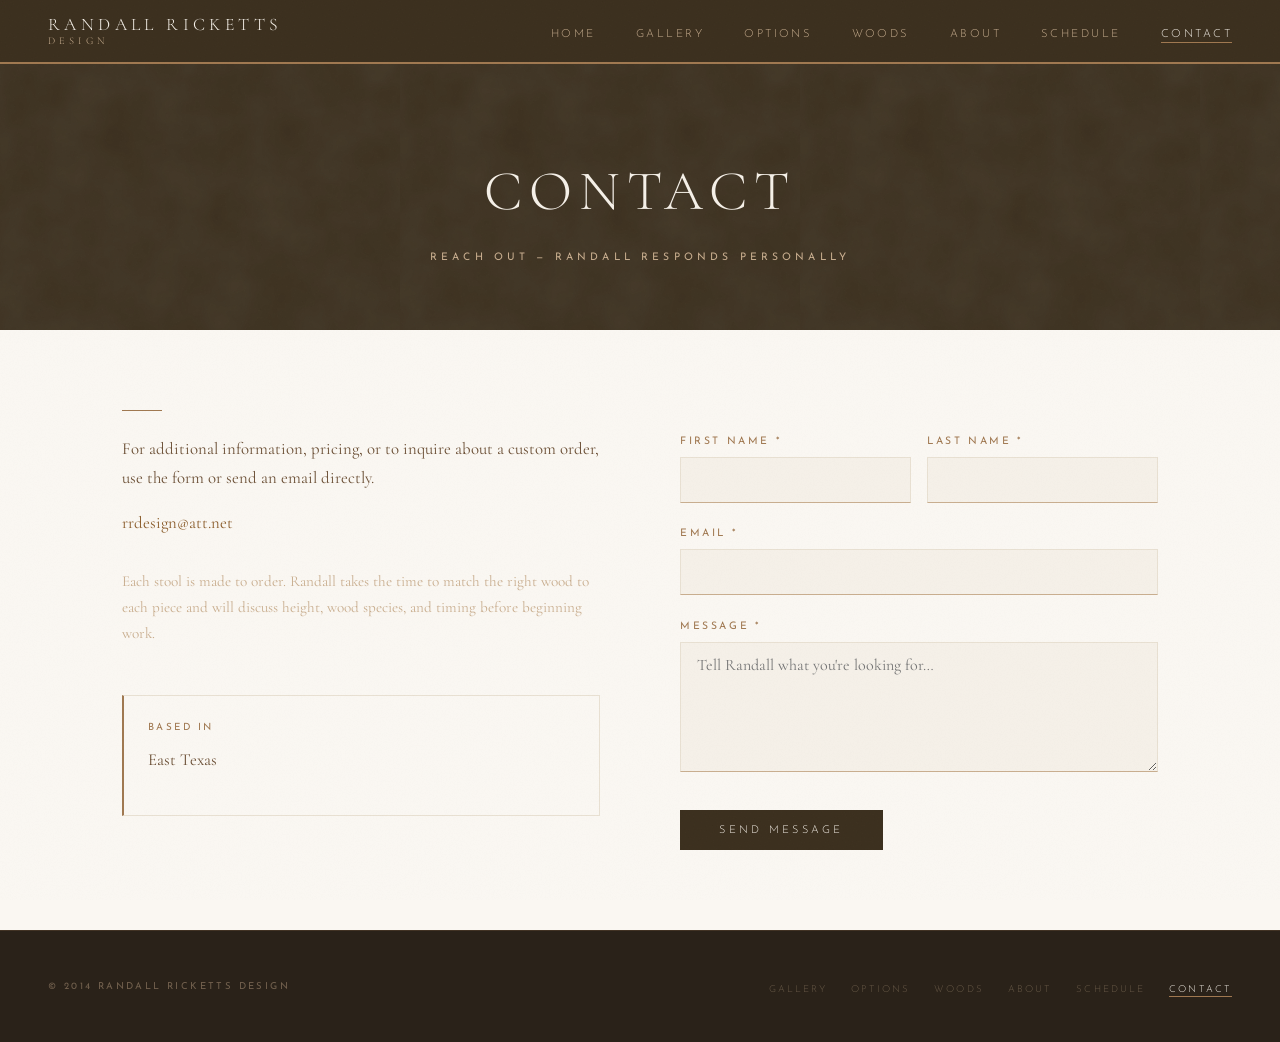
<file: contact.html>
<!DOCTYPE html>
<html lang="en">
<head>
  <meta charset="UTF-8" />
  <meta name="viewport" content="width=device-width, initial-scale=1.0" />
  <title>Contact — Randall Ricketts Design</title>
  <meta name="description" content="Get in touch with Randall Ricketts for custom stool orders, pricing, and availability." />
  <link rel="stylesheet" href="css/style.css" />
</head>
<body>

<header>
  <a href="index.html" class="site-logo">Randall Ricketts<span>Design</span></a>
  <button class="hamburger" aria-label="Menu"><span></span><span></span><span></span></button>
  <nav>
    <ul>
      <li><a href="index.html">Home</a></li>
      <li><a href="gallery.html">Gallery</a></li>
      <li><a href="options.html">Options</a></li>
      <li><a href="woods.html">Woods</a></li>
      <li><a href="about.html">About</a></li>
      <li><a href="schedule.html">Schedule</a></li>
      <li><a href="contact.html">Contact</a></li>
    </ul>
  </nav>
</header>

<main>
  <div class="page-hero">
    <h1>Contact</h1>
    <span class="sub">Reach out — Randall responds personally</span>
  </div>

  <section class="section">
    <div class="contact-layout">

      <div class="contact-info reveal">
        <div class="section-rule" style="margin-bottom:1.5rem;"></div>
        <p>
          For additional information, pricing, or to inquire about a custom order, use the form or send an email directly.
        </p>
        <p>
          <a href="mailto:rrdesign@att.net">rrdesign@att.net</a>
        </p>
        <p style="margin-top:2rem;font-size:0.95rem;color:var(--sand);">
          Each stool is made to order. Randall takes the time to match the right wood to each piece and will discuss height, wood species, and timing before beginning work.
        </p>
        <div style="margin-top:3rem;padding:1.5rem;border:1px solid var(--mist);border-left:2px solid var(--grain);">
          <p style="font-family:'Josefin Sans',sans-serif;font-size:0.62rem;letter-spacing:0.25em;text-transform:uppercase;color:var(--grain);margin-bottom:0.6rem;">Based in</p>
          <p style="color:var(--timber);">East Texas</p>
        </div>
      </div>

      <div class="reveal" data-delay="150">
        <div class="contact-form" id="contact-form-wrap">
          <form id="contact-form">
            <div class="form-name-row">
              <div>
                <label for="first-name">First Name *</label>
                <input type="text" id="first-name" name="first_name" required autocomplete="given-name" />
              </div>
              <div>
                <label for="last-name">Last Name *</label>
                <input type="text" id="last-name" name="last_name" required autocomplete="family-name" />
              </div>
            </div>
            <label for="email">Email *</label>
            <input type="email" id="email" name="email" required autocomplete="email" />
            <label for="comment">Message *</label>
            <textarea id="comment" name="comment" required placeholder="Tell Randall what you're looking for…"></textarea>
            <button type="submit" class="btn">Send Message</button>
          </form>
          <div id="form-success" class="form-success">
            Thank you — your message has been sent. Randall will be in touch soon.
          </div>
        </div>
      </div>

    </div>
  </section>
</main>

<footer>
  <p>© 2014 Randall Ricketts Design</p>
  <nav><ul>
    <li><a href="gallery.html">Gallery</a></li>
    <li><a href="options.html">Options</a></li>
    <li><a href="woods.html">Woods</a></li>
    <li><a href="about.html">About</a></li>
    <li><a href="schedule.html">Schedule</a></li>
    <li><a href="contact.html">Contact</a></li>
  </ul></nav>
</footer>

<script src="js/main.js"></script>
</body>
</html>
</file>
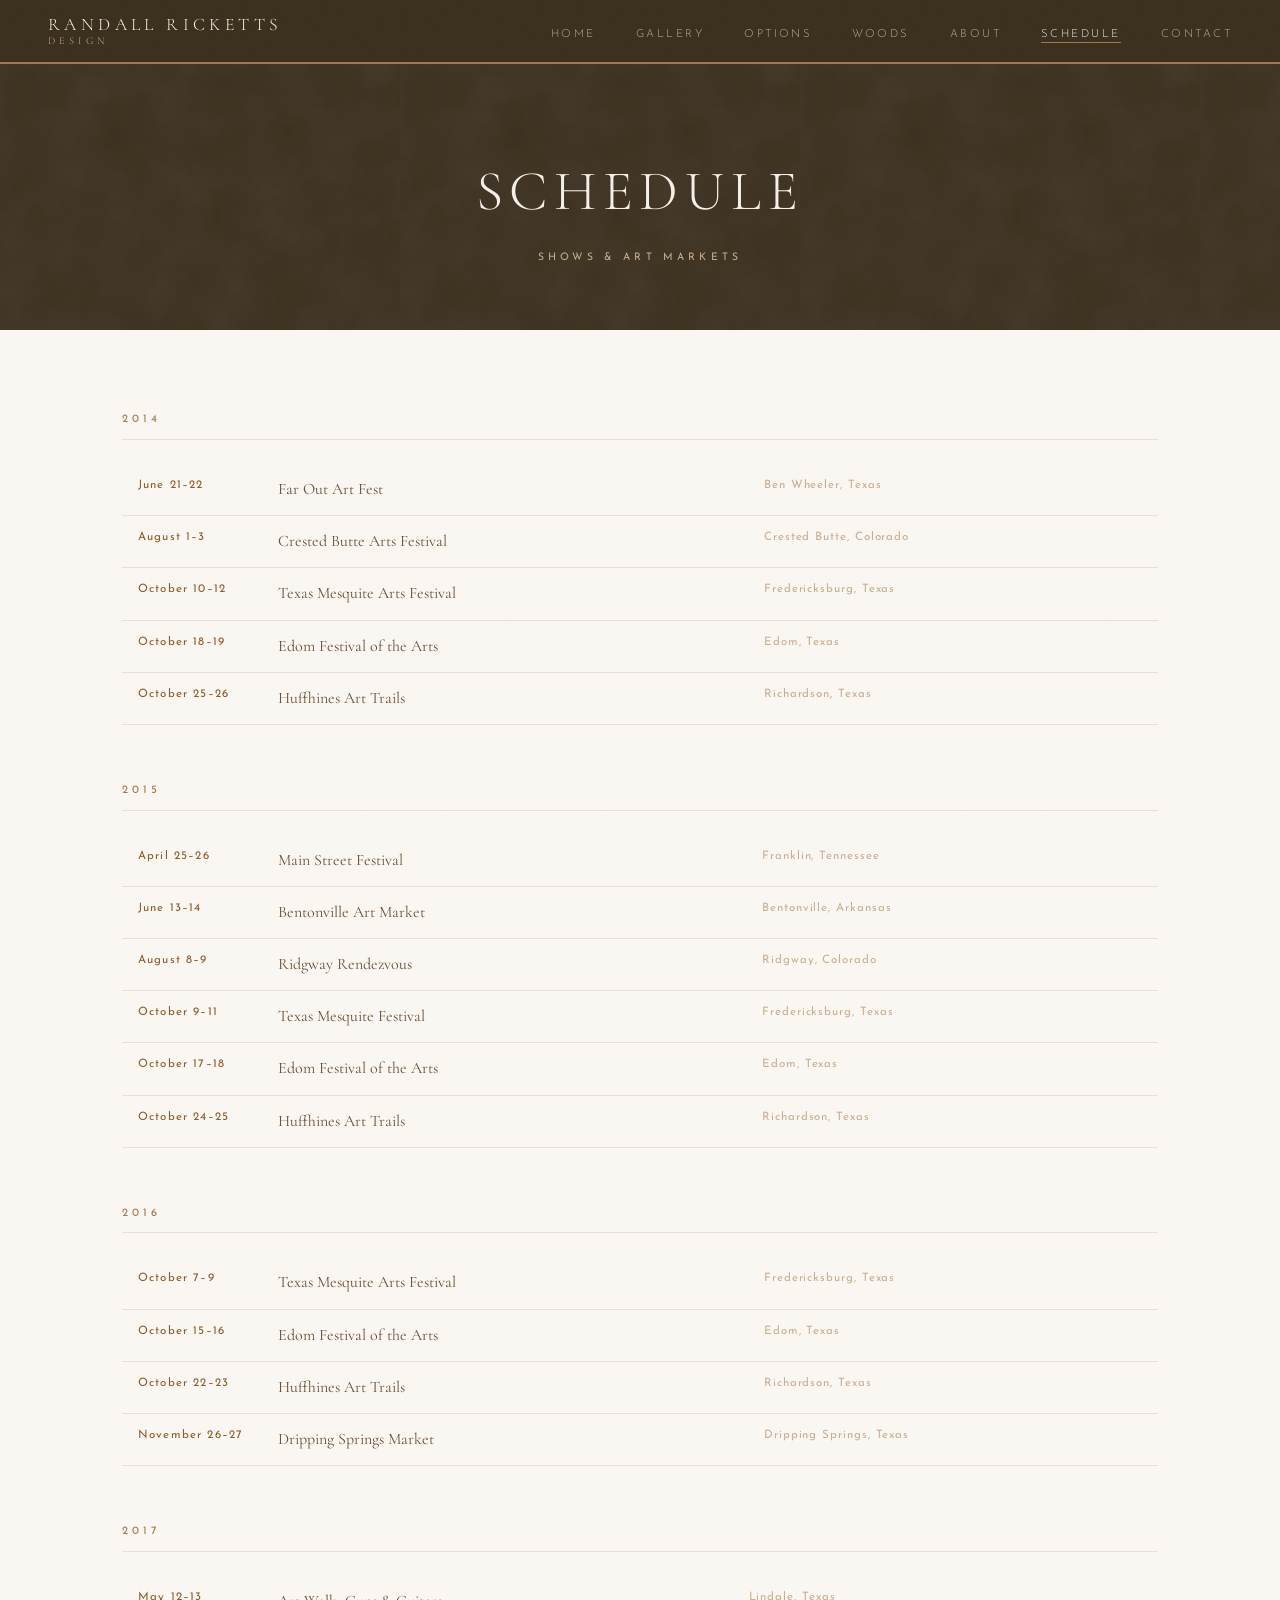
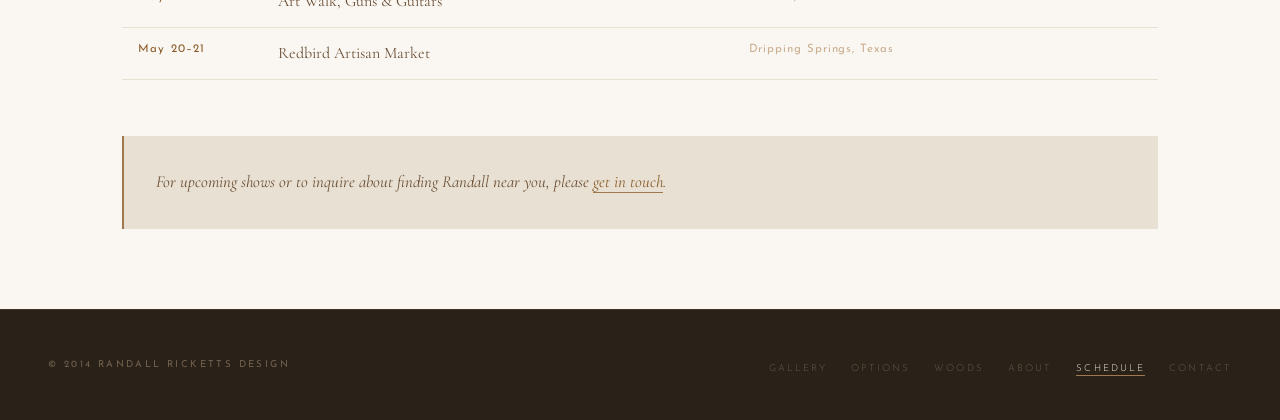
<file: schedule.html>
<!DOCTYPE html>
<html lang="en">
<head>
  <meta charset="UTF-8" />
  <meta name="viewport" content="width=device-width, initial-scale=1.0" />
  <title>Schedule — Randall Ricketts Design</title>
  <meta name="description" content="Show schedule for Randall Ricketts Design — find Randall at art festivals and markets across Texas and beyond." />
  <link rel="stylesheet" href="css/style.css" />
</head>
<body>

<header>
  <a href="index.html" class="site-logo">Randall Ricketts<span>Design</span></a>
  <button class="hamburger" aria-label="Menu"><span></span><span></span><span></span></button>
  <nav>
    <ul>
      <li><a href="index.html">Home</a></li>
      <li><a href="gallery.html">Gallery</a></li>
      <li><a href="options.html">Options</a></li>
      <li><a href="woods.html">Woods</a></li>
      <li><a href="about.html">About</a></li>
      <li><a href="schedule.html">Schedule</a></li>
      <li><a href="contact.html">Contact</a></li>
    </ul>
  </nav>
</header>

<main>
  <div class="page-hero">
    <h1>Schedule</h1>
    <span class="sub">Shows &amp; art markets</span>
  </div>

  <section class="section">

    <div class="schedule-year reveal">
      <div class="schedule-year-title">2014</div>
      <table class="schedule-table">
        <tbody>
          <tr>
            <td>June 21–22</td>
            <td>Far Out Art Fest</td>
            <td>Ben Wheeler, Texas</td>
          </tr>
          <tr>
            <td>August 1–3</td>
            <td>Crested Butte Arts Festival</td>
            <td>Crested Butte, Colorado</td>
          </tr>
          <tr>
            <td>October 10–12</td>
            <td>Texas Mesquite Arts Festival</td>
            <td>Fredericksburg, Texas</td>
          </tr>
          <tr>
            <td>October 18–19</td>
            <td>Edom Festival of the Arts</td>
            <td>Edom, Texas</td>
          </tr>
          <tr>
            <td>October 25–26</td>
            <td>Huffhines Art Trails</td>
            <td>Richardson, Texas</td>
          </tr>
        </tbody>
      </table>
    </div>

    <div class="schedule-year reveal">
      <div class="schedule-year-title">2015</div>
      <table class="schedule-table">
        <tbody>
          <tr>
            <td>April 25–26</td>
            <td>Main Street Festival</td>
            <td>Franklin, Tennessee</td>
          </tr>
          <tr>
            <td>June 13–14</td>
            <td>Bentonville Art Market</td>
            <td>Bentonville, Arkansas</td>
          </tr>
          <tr>
            <td>August 8–9</td>
            <td>Ridgway Rendezvous</td>
            <td>Ridgway, Colorado</td>
          </tr>
          <tr>
            <td>October 9–11</td>
            <td>Texas Mesquite Festival</td>
            <td>Fredericksburg, Texas</td>
          </tr>
          <tr>
            <td>October 17–18</td>
            <td>Edom Festival of the Arts</td>
            <td>Edom, Texas</td>
          </tr>
          <tr>
            <td>October 24–25</td>
            <td>Huffhines Art Trails</td>
            <td>Richardson, Texas</td>
          </tr>
        </tbody>
      </table>
    </div>

    <div class="schedule-year reveal">
      <div class="schedule-year-title">2016</div>
      <table class="schedule-table">
        <tbody>
          <tr>
            <td>October 7–9</td>
            <td>Texas Mesquite Arts Festival</td>
            <td>Fredericksburg, Texas</td>
          </tr>
          <tr>
            <td>October 15–16</td>
            <td>Edom Festival of the Arts</td>
            <td>Edom, Texas</td>
          </tr>
          <tr>
            <td>October 22–23</td>
            <td>Huffhines Art Trails</td>
            <td>Richardson, Texas</td>
          </tr>
          <tr>
            <td>November 26–27</td>
            <td>Dripping Springs Market</td>
            <td>Dripping Springs, Texas</td>
          </tr>
        </tbody>
      </table>
    </div>

    <div class="schedule-year reveal">
      <div class="schedule-year-title">2017</div>
      <table class="schedule-table">
        <tbody>
          <tr>
            <td>May 12–13</td>
            <td>Art Walk, Guns &amp; Guitars</td>
            <td>Lindale, Texas</td>
          </tr>
          <tr>
            <td>May 20–21</td>
            <td>Redbird Artisan Market</td>
            <td>Dripping Springs, Texas</td>
          </tr>
        </tbody>
      </table>
    </div>

    <div class="reveal" style="margin-top:3rem;padding:2rem;background:var(--mist);border-left:2px solid var(--grain);">
      <p style="font-style:italic;color:var(--timber);font-size:1.05rem;">For upcoming shows or to inquire about finding Randall near you, please <a href="contact.html" style="color:var(--accent);text-decoration:none;border-bottom:1px solid var(--grain);">get in touch</a>.</p>
    </div>

  </section>
</main>

<footer>
  <p>© 2014 Randall Ricketts Design</p>
  <nav><ul>
    <li><a href="gallery.html">Gallery</a></li>
    <li><a href="options.html">Options</a></li>
    <li><a href="woods.html">Woods</a></li>
    <li><a href="about.html">About</a></li>
    <li><a href="schedule.html">Schedule</a></li>
    <li><a href="contact.html">Contact</a></li>
  </ul></nav>
</footer>

<script src="js/main.js"></script>
</body>
</html>
</file>
<file: css/style.css>
@import url('https://fonts.googleapis.com/css2?family=Cormorant+Garamond:ital,wght@0,300;0,400;0,500;0,600;1,300;1,400&family=Josefin+Sans:wght@200;300;400&display=swap');

:root {
  --cream:    #f5f0e8;
  --warm-white: #faf7f2;
  --bark:     #3b2f1e;
  --timber:   #6b4f35;
  --grain:    #a07850;
  --sand:     #c9ae8f;
  --mist:     #e8e0d2;
  --charcoal: #2a2219;
  --accent:   #8b5c2a;
}

*, *::before, *::after { box-sizing: border-box; margin: 0; padding: 0; }

html { scroll-behavior: smooth; }

body {
  background-color: var(--warm-white);
  color: var(--bark);
  font-family: 'Cormorant Garamond', Georgia, serif;
  font-size: 18px;
  line-height: 1.7;
}

/* ── TEXTURE OVERLAY ── */
body::before {
  content: '';
  position: fixed;
  inset: 0;
  background-image: url("data:image/svg+xml,%3Csvg xmlns='http://www.w3.org/2000/svg' width='300' height='300'%3E%3Cfilter id='n'%3E%3CfeTurbulence type='fractalNoise' baseFrequency='0.75' numOctaves='4' stitchTiles='stitch'/%3E%3C/filter%3E%3Crect width='300' height='300' filter='url(%23n)' opacity='0.04'/%3E%3C/svg%3E");
  pointer-events: none;
  z-index: 9999;
  opacity: 0.5;
}

/* ── HEADER / NAV ── */
header {
  background-color: var(--bark);
  padding: 0 3rem;
  position: sticky;
  top: 0;
  z-index: 100;
  display: flex;
  align-items: center;
  justify-content: space-between;
  height: 64px;
  border-bottom: 2px solid var(--grain);
}

.site-logo {
  font-family: 'Cormorant Garamond', serif;
  font-size: 1.1rem;
  font-weight: 300;
  letter-spacing: 0.25em;
  text-transform: uppercase;
  color: var(--cream);
  text-decoration: none;
  line-height: 1.2;
}
.site-logo span {
  display: block;
  font-size: 0.65rem;
  letter-spacing: 0.4em;
  color: var(--sand);
}

nav ul {
  list-style: none;
  display: flex;
  gap: 2.5rem;
  align-items: center;
}
nav a {
  font-family: 'Josefin Sans', sans-serif;
  font-size: 0.7rem;
  font-weight: 300;
  letter-spacing: 0.22em;
  text-transform: uppercase;
  color: var(--sand);
  text-decoration: none;
  transition: color 0.2s;
  padding-bottom: 2px;
  border-bottom: 1px solid transparent;
}
nav a:hover, nav a.active {
  color: var(--cream);
  border-bottom-color: var(--grain);
}

/* Hamburger */
.hamburger {
  display: none;
  flex-direction: column;
  gap: 5px;
  background: none;
  border: none;
  cursor: pointer;
  padding: 4px;
}
.hamburger span {
  display: block;
  width: 24px;
  height: 1px;
  background: var(--sand);
  transition: all 0.3s;
}

/* ── HERO ── */
.hero {
  min-height: 88vh;
  display: flex;
  align-items: center;
  justify-content: center;
  position: relative;
  overflow: hidden;
  background-color: var(--cream);
  background-image:
    linear-gradient(160deg, rgba(59,47,30,0.06) 0%, transparent 60%),
    url("data:image/svg+xml,%3Csvg xmlns='http://www.w3.org/2000/svg' width='600' height='600'%3E%3Cfilter id='n'%3E%3CfeTurbulence type='fractalNoise' baseFrequency='0.015' numOctaves='6' stitchTiles='stitch'/%3E%3CfeColorMatrix type='saturate' values='0'/%3E%3C/filter%3E%3Crect width='600' height='600' filter='url(%23n)' opacity='0.08'/%3E%3C/svg%3E");
  text-align: center;
}

.hero::after {
  content: '';
  position: absolute;
  bottom: 0; left: 0; right: 0;
  height: 3px;
  background: linear-gradient(90deg, transparent, var(--grain), transparent);
}

.hero-content {
  max-width: 700px;
  padding: 3rem 2rem;
  animation: fadeUp 1.1s ease both;
}

.hero-rule {
  width: 60px;
  height: 1px;
  background: var(--grain);
  margin: 0 auto 2.2rem;
}

.hero h1 {
  font-size: clamp(2.8rem, 6vw, 5rem);
  font-weight: 300;
  line-height: 1.1;
  letter-spacing: 0.04em;
  color: var(--charcoal);
  margin-bottom: 1.4rem;
}
.hero h1 em {
  font-style: italic;
  color: var(--timber);
}

.hero p {
  font-size: 1.15rem;
  font-weight: 300;
  color: var(--timber);
  max-width: 480px;
  margin: 0 auto 2.5rem;
  letter-spacing: 0.01em;
}

.btn {
  display: inline-block;
  font-family: 'Josefin Sans', sans-serif;
  font-size: 0.68rem;
  font-weight: 300;
  letter-spacing: 0.3em;
  text-transform: uppercase;
  color: var(--cream);
  background: var(--bark);
  padding: 0.85rem 2.4rem;
  text-decoration: none;
  border: 1px solid var(--bark);
  transition: all 0.25s;
}
.btn:hover {
  background: transparent;
  color: var(--bark);
}

.btn-outline {
  background: transparent;
  color: var(--bark);
  border-color: var(--grain);
  margin-left: 1rem;
}
.btn-outline:hover {
  background: var(--bark);
  color: var(--cream);
}

/* ── PAGE SECTIONS ── */
.page-hero {
  background-color: var(--bark);
  padding: 5rem 2rem 4rem;
  text-align: center;
  position: relative;
  overflow: hidden;
}
.page-hero::before {
  content: '';
  position: absolute;
  inset: 0;
  background: url("data:image/svg+xml,%3Csvg xmlns='http://www.w3.org/2000/svg' width='400' height='400'%3E%3Cfilter id='n'%3E%3CfeTurbulence type='fractalNoise' baseFrequency='0.02' numOctaves='5'/%3E%3CfeColorMatrix type='saturate' values='0'/%3E%3C/filter%3E%3Crect width='400' height='400' filter='url(%23n)' opacity='0.07'/%3E%3C/svg%3E");
  pointer-events: none;
}
.page-hero h1 {
  font-size: clamp(2rem, 5vw, 3.5rem);
  font-weight: 300;
  color: var(--cream);
  letter-spacing: 0.12em;
  text-transform: uppercase;
  position: relative;
}
.page-hero .sub {
  font-family: 'Josefin Sans', sans-serif;
  font-size: 0.65rem;
  letter-spacing: 0.4em;
  color: var(--sand);
  text-transform: uppercase;
  display: block;
  margin-top: 0.6rem;
  position: relative;
}

.section {
  padding: 5rem 2rem;
  max-width: 1100px;
  margin: 0 auto;
}

.section-title {
  font-size: 1.6rem;
  font-weight: 400;
  letter-spacing: 0.08em;
  color: var(--charcoal);
  margin-bottom: 0.4rem;
}
.section-rule {
  width: 40px;
  height: 1px;
  background: var(--grain);
  margin-bottom: 2.5rem;
}

/* ── GALLERY GRID ── */
.gallery-grid {
  display: grid;
  grid-template-columns: repeat(auto-fill, minmax(280px, 1fr));
  gap: 1.5rem;
}

.gallery-item {
  overflow: hidden;
  background: var(--mist);
  aspect-ratio: 1;
  position: relative;
}
.gallery-item img {
  width: 100%;
  height: 100%;
  object-fit: cover;
  display: block;
  transition: transform 0.5s ease, filter 0.4s;
  filter: sepia(10%) saturate(0.9);
}
.gallery-item:hover img {
  transform: scale(1.04);
  filter: sepia(0%) saturate(1.05);
}

.gallery-caption {
  position: absolute;
  bottom: 0; left: 0; right: 0;
  padding: 1rem;
  background: linear-gradient(transparent, rgba(59,47,30,0.75));
  color: var(--cream);
  font-family: 'Josefin Sans', sans-serif;
  font-size: 0.65rem;
  letter-spacing: 0.25em;
  text-transform: uppercase;
  opacity: 0;
  transition: opacity 0.3s;
}
.gallery-item:hover .gallery-caption { opacity: 1; }

/* ── OPTIONS ── */
.options-list {
  display: flex;
  flex-direction: column;
  gap: 3.5rem;
}

.option-row {
  display: grid;
  grid-template-columns: 260px 1fr;
  gap: 3rem;
  align-items: center;
  animation: fadeUp 0.7s ease both;
}
.option-row:nth-child(even) {
  direction: rtl;
}
.option-row:nth-child(even) > * {
  direction: ltr;
}

.option-img {
  width: 100%;
  aspect-ratio: 1;
  object-fit: cover;
  filter: sepia(8%) saturate(0.9);
}

.option-height {
  font-size: 4rem;
  font-weight: 300;
  line-height: 1;
  color: var(--grain);
  margin-bottom: 0.3rem;
}
.option-unit {
  font-size: 1.1rem;
  color: var(--sand);
}
.option-desc {
  font-size: 1.05rem;
  color: var(--timber);
  max-width: 400px;
  font-style: italic;
  line-height: 1.6;
}
.option-divider {
  width: 30px;
  height: 1px;
  background: var(--grain);
  margin: 1rem 0;
}

/* ── WOODS ── */
.woods-grid {
  display: grid;
  grid-template-columns: repeat(auto-fill, minmax(200px, 1fr));
  gap: 1rem;
}
.wood-item {
  position: relative;
  overflow: hidden;
  aspect-ratio: 1;
  cursor: pointer;
  background: var(--mist);
}
.wood-item img {
  width: 100%;
  height: 100%;
  object-fit: cover;
  display: block;
  transition: transform 0.5s, filter 0.4s;
  filter: sepia(10%) saturate(0.85);
}
.wood-item:hover img {
  transform: scale(1.06);
  filter: sepia(0%) saturate(1);
}
.wood-label {
  position: absolute;
  bottom: 0; left: 0; right: 0;
  padding: 0.75rem;
  background: linear-gradient(transparent, rgba(59,47,30,0.8));
  color: var(--cream);
  font-family: 'Josefin Sans', sans-serif;
  font-size: 0.6rem;
  letter-spacing: 0.25em;
  text-transform: uppercase;
  opacity: 0;
  transition: opacity 0.3s;
}
.wood-item:hover .wood-label { opacity: 1; }

/* Lightbox */
.lightbox {
  display: none;
  position: fixed;
  inset: 0;
  background: rgba(30,20,10,0.93);
  z-index: 1000;
  align-items: center;
  justify-content: center;
  padding: 2rem;
}
.lightbox.open { display: flex; }
.lightbox img {
  max-width: 90vw;
  max-height: 85vh;
  object-fit: contain;
  box-shadow: 0 30px 80px rgba(0,0,0,0.5);
}
.lightbox-close {
  position: absolute;
  top: 1.5rem; right: 2rem;
  font-size: 2rem;
  color: var(--cream);
  cursor: pointer;
  background: none;
  border: none;
  font-family: 'Josefin Sans', sans-serif;
  font-weight: 200;
  line-height: 1;
}
.lightbox-label {
  position: absolute;
  bottom: 2rem;
  font-family: 'Josefin Sans', sans-serif;
  font-size: 0.65rem;
  letter-spacing: 0.3em;
  text-transform: uppercase;
  color: var(--sand);
}

/* ── ABOUT ── */
.about-layout {
  display: grid;
  grid-template-columns: 1fr 1.2fr;
  gap: 5rem;
  align-items: start;
}
.about-img-wrap {
  position: relative;
}
.about-img-wrap::before {
  content: '';
  position: absolute;
  top: -16px; left: -16px;
  right: 16px; bottom: 16px;
  border: 1px solid var(--grain);
  pointer-events: none;
}
.about-img {
  width: 100%;
  aspect-ratio: 3/4;
  object-fit: cover;
  filter: sepia(12%) saturate(0.85);
  display: block;
}
.about-text p {
  margin-bottom: 1.4rem;
  font-size: 1.1rem;
  color: var(--timber);
  line-height: 1.8;
}
.about-signature {
  font-style: italic;
  font-size: 1.3rem;
  color: var(--charcoal);
  margin-top: 2rem;
}

/* ── SCHEDULE ── */
.schedule-year {
  margin-bottom: 3.5rem;
}
.schedule-year-title {
  font-family: 'Josefin Sans', sans-serif;
  font-size: 0.7rem;
  letter-spacing: 0.35em;
  text-transform: uppercase;
  color: var(--grain);
  border-bottom: 1px solid var(--mist);
  padding-bottom: 0.6rem;
  margin-bottom: 1.5rem;
}
.schedule-table {
  width: 100%;
  border-collapse: collapse;
}
.schedule-table td {
  padding: 0.75rem 1rem;
  vertical-align: top;
  border-bottom: 1px solid var(--mist);
  font-size: 1rem;
  color: var(--timber);
}
.schedule-table td:first-child {
  font-family: 'Josefin Sans', sans-serif;
  font-size: 0.72rem;
  letter-spacing: 0.1em;
  color: var(--accent);
  white-space: nowrap;
  width: 140px;
}
.schedule-table td:last-child {
  font-family: 'Josefin Sans', sans-serif;
  font-size: 0.72rem;
  letter-spacing: 0.08em;
  color: var(--sand);
}

/* ── CONTACT ── */
.contact-layout {
  display: grid;
  grid-template-columns: 1fr 1fr;
  gap: 5rem;
  align-items: start;
}
.contact-info p {
  font-size: 1.05rem;
  color: var(--timber);
  margin-bottom: 1rem;
  line-height: 1.7;
}
.contact-info a {
  color: var(--accent);
  text-decoration: none;
  border-bottom: 1px solid transparent;
  transition: border-color 0.2s;
}
.contact-info a:hover { border-bottom-color: var(--accent); }

.contact-form label {
  display: block;
  font-family: 'Josefin Sans', sans-serif;
  font-size: 0.65rem;
  letter-spacing: 0.25em;
  text-transform: uppercase;
  color: var(--grain);
  margin-bottom: 0.4rem;
  margin-top: 1.4rem;
}
.contact-form input,
.contact-form textarea {
  width: 100%;
  background: var(--cream);
  border: 1px solid var(--mist);
  border-bottom-color: var(--sand);
  padding: 0.75rem 1rem;
  font-family: 'Cormorant Garamond', serif;
  font-size: 1rem;
  color: var(--bark);
  outline: none;
  transition: border-color 0.2s;
  border-radius: 0;
  -webkit-appearance: none;
}
.contact-form input:focus,
.contact-form textarea:focus {
  border-color: var(--grain);
  background: var(--warm-white);
}
.contact-form textarea {
  height: 130px;
  resize: vertical;
}
.form-name-row {
  display: grid;
  grid-template-columns: 1fr 1fr;
  gap: 1rem;
}
.contact-form .btn {
  margin-top: 1.8rem;
  cursor: pointer;
  font-size: 0.68rem;
}

.form-success {
  display: none;
  padding: 1.2rem;
  background: var(--mist);
  border-left: 3px solid var(--grain);
  font-style: italic;
  color: var(--timber);
  margin-top: 1rem;
}

/* ── FOOTER ── */
footer {
  background: var(--charcoal);
  padding: 2.5rem 3rem;
  display: flex;
  align-items: center;
  justify-content: space-between;
  border-top: 1px solid rgba(160,120,80,0.2);
}
footer p {
  font-family: 'Josefin Sans', sans-serif;
  font-size: 0.6rem;
  letter-spacing: 0.25em;
  text-transform: uppercase;
  color: rgba(201,174,143,0.45);
}
footer nav ul {
  gap: 1.5rem;
}
footer nav a {
  font-size: 0.6rem;
  color: rgba(201,174,143,0.4);
}
footer nav a:hover {
  color: var(--sand);
  border-bottom-color: transparent;
}

/* ── ANIMATIONS ── */
@keyframes fadeUp {
  from { opacity: 0; transform: translateY(24px); }
  to   { opacity: 1; transform: translateY(0); }
}

.reveal {
  opacity: 0;
  transform: translateY(20px);
  transition: opacity 0.7s ease, transform 0.7s ease;
}
.reveal.visible {
  opacity: 1;
  transform: none;
}

/* ── RESPONSIVE ── */
@media (max-width: 768px) {
  header { padding: 0 1.5rem; }
  nav ul { display: none; flex-direction: column; position: absolute; top: 64px; left: 0; right: 0; background: var(--bark); padding: 1.5rem; gap: 1.5rem; border-bottom: 2px solid var(--grain); }
  nav ul.open { display: flex; }
  .hamburger { display: flex; }
  .option-row, .option-row:nth-child(even) { grid-template-columns: 1fr; direction: ltr; }
  .about-layout, .contact-layout { grid-template-columns: 1fr; gap: 2.5rem; }
  .about-img-wrap::before { display: none; }
  .form-name-row { grid-template-columns: 1fr; }
  footer { flex-direction: column; gap: 1.5rem; text-align: center; }
  footer nav ul { flex-direction: row; flex-wrap: wrap; justify-content: center; }
  .section { padding: 3.5rem 1.5rem; }
}
</file>
